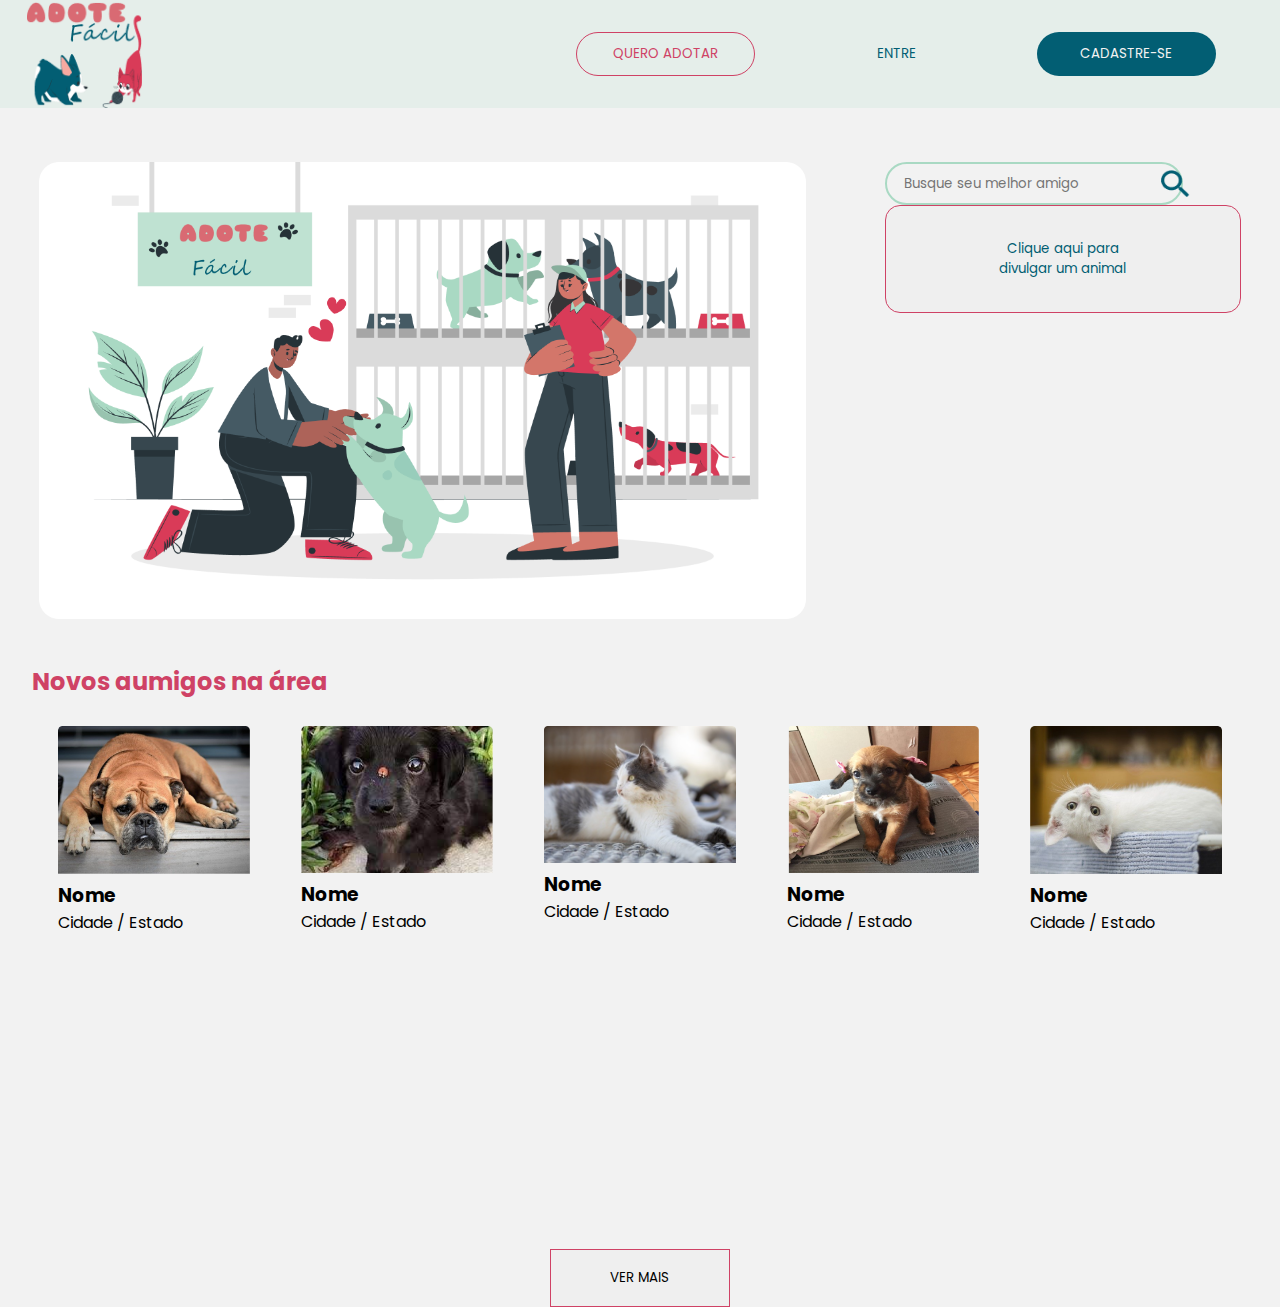
<file: index.html>
<!DOCTYPE html>
<html lang="pt-br">
    <head>
        <meta charset="UTF-8">
        <meta http-equiv="X-UA-Compatible" content="IE=edge">
        <meta name="viewport" content="width=device-width, initial-scale=1.0">

        <link rel="stylesheet" href="./styles/style.css">
        <link rel="stylesheet" href="./styles/index.css">

        <link rel="shortcut icon" href="assets/favicon.svg" type="image/x-icon">

        <title>Adote Fácil</title>
    </head>
    
    <body>
        <header>
            <img src="assets/logomarca.png">
            <nav>
                <button id="btn-quero-adotar">QUERO ADOTAR</button>
                <button class="btn-entre">ENTRE</button>
                <button class="btn-cadastre-se">CADASTRE-SE</button>
            </nav>
        </header>

        <main>
            <article>
                <img id="img-pagina-inicial" src="assets/pagina-inicial.png">
                <section id="right">
                    <form id="barra-pesquisa">
                        <input type="text" id="busca" placeholder="Busque seu melhor amigo">
                        <img src="./assets/search.png">
                    </form>
                    
                    <button id="divulgar">Clique aqui para<br />divulgar um animal</button>
                </section>
            </article>
            
            <footer>
                <h2>Novos aumigos na área</h2>
                <section>
                    <div>
                        <img src="assets/pic-dog-3.png">
                        <h3>Nome</h3>
                        <p>Cidade / Estado</p>
                    </div>
                    <div>
                        <img src="assets/image 6.png">
                        <h3>Nome</h3>
                        <p>Cidade / Estado</p>
                    </div>
                    <div>
                        <img src="assets/pic-cat-3.png">
                        <h3>Nome</h3>
                        <p>Cidade / Estado</p>
                    </div>
                    <div>
                        <img src="assets/image 4.png">
                        <h3>Nome</h3>
                        <p>Cidade / Estado</p>
                    </div>
                    <div>
                        <img src="assets/pic-cat-1.png">
                        <h3>Nome</h3>
                        <p>Cidade / Estado</p>
                    </div>
                </section>
                
            </footer>
        </main>
        
        <button id="btn-ver-mais">VER MAIS</button>
        
    </body>
</html>
</file>
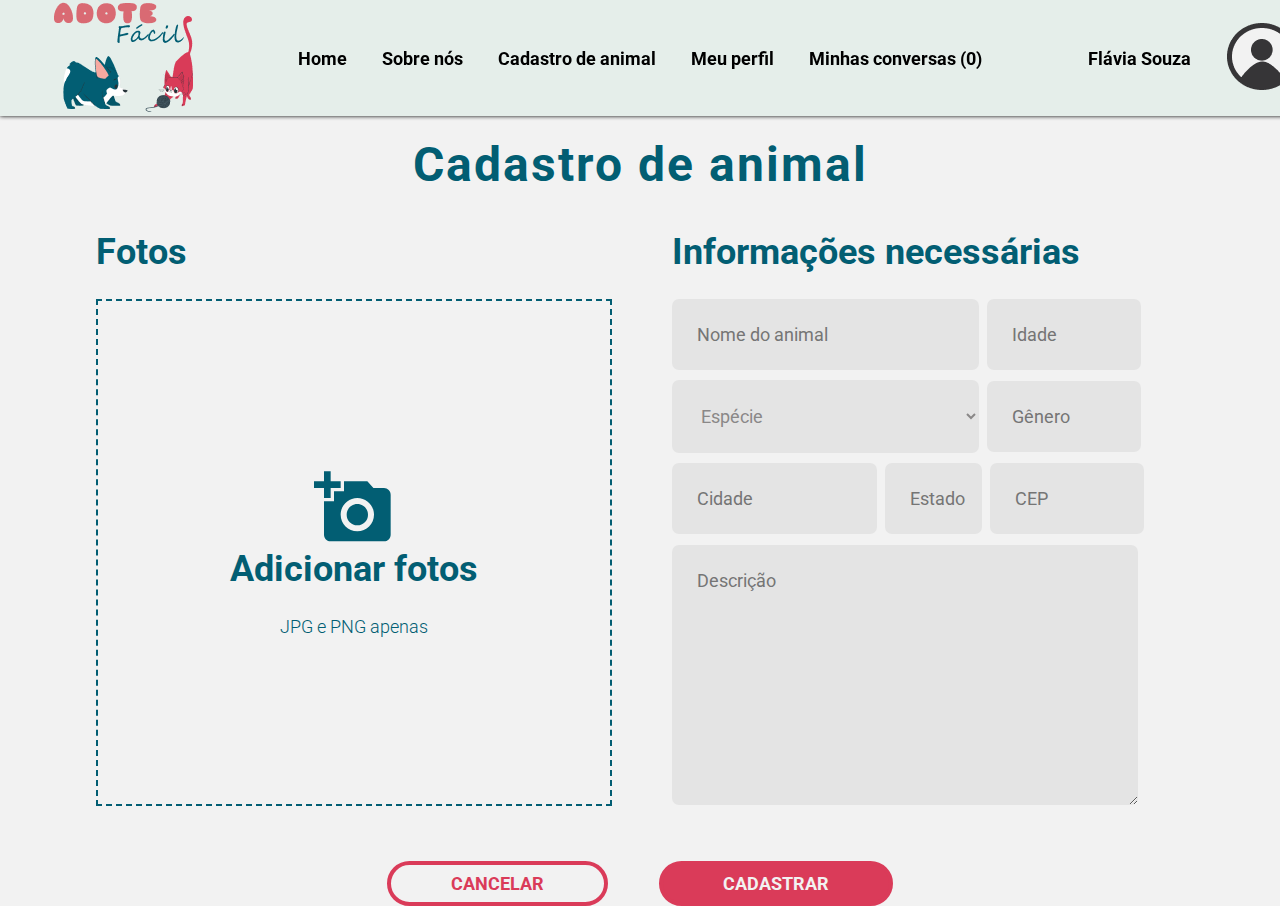
<file: cadastro.html>
<!DOCTYPE html>
<html lang="pt-br">

<head>
    <meta charset="UTF-8">
    <meta http-equiv="X-UA-Compatible" content="IE=edge">
    <meta name="viewport" content="width=device-width, initial-scale=1.0">
    <link rel="stylesheet" href="styles/cadastro.css">
    <link rel="shortcut icon" href="assets/favicon.svg" type="image/x-icon">
    <title>Cadastro de animal</title>
</head>

<body>
    <header class="header__container">
        <a href="/index.html">
            <img src="assets/img-logo.png" alt="logo adote facil" class="header__logo">
        </a>
        <nav class="header__navbar">
            <ul class="header__navbar__list">
                <li class="header__navbar__list__item margin-right"><a href="/feed.html">Home</a></li>
                <li class="header__navbar__list__item margin-right"><a href="#">Sobre nós</a></li>
                <li class="header__navbar__list__item margin-right"><a href="/cadastro.html">Cadastro de animal</a></li>
                <li class="header__navbar__list__item margin-right"><a href="/perfil.html">Meu perfil</a></li>
                <li class="header__navbar__list__item"><a href="#">Minhas conversas (0)</a></li>
            </ul>
        </nav>
        <ul class="header__navbar__list">
            <li class="header__navbar__list__item margin-right"><a href="#">Flávia Souza</a></li>
            <li class="header__navbar__list__item">
                <a href="#">
                    <img src="assets/img-avatar.png" alt="imagem avatar anônimo"
                        class="header__navbar__list__item__img">
                </a>
            </li>
        </ul>
    </header>
    <h1 class="title">Cadastro de animal<h1>

            <div class="app__container">
                <section class="section__container section__margin">
                    <h2 class="section__header">Fotos</h2>
                    <div class="fotos__area">
                        <img src="assets/icon-camera.svg" alt="" class="fotos__icon">
                        <h3 class="section__header">Adicionar fotos</h3>
                        <h4 class="fotos__subtitle">JPG e PNG apenas</h4>
                    </div>

                </section>

                <section class="section__container">
                    <h2 class="section__header">Informações necessárias</h2>
                    <form action="" class="informacoes__form" form="formcadastro">
                        <input type="text" class="informacoes__form__input--1 input" id="fnome" name="nome"
                            placeholder="Nome do animal">
                        <input type="number" class="informacoes__form__input--2 input" id="fidade" name="idade"
                            placeholder="Idade"><br />
                        <select class="informacoes__form__input--1 input" id="fespecie" name="especie">
                            <option value="" selected hidden>Espécie</option>
                            <option value="Cachorro">Cachorro</option>
                            <option value="Gato">Gato</option>
                            <option value="Pássaro">Pássaro</option>
                        </select>
                        <input type="text" class="informacoes__form__input--2 input" id="fgenero" name="genero"
                            placeholder="Gênero"><br />
                        <input type="text" class="informacoes__form__input--3 input" id="fcidade" name="cidade"
                            placeholder="Cidade">
                        <input type="text" class="informacoes__form__input--4 input" id="festado" name="estado"
                            placeholder="Estado">
                        <input type="number" class="informacoes__form__input--2 input" id="fcep" name="cep"
                            placeholder="CEP">
                        <textarea class="informacoes__form__input--5 input" id="fdescricao" cols="30" rows="10"
                            name="descricao" placeholder="Descrição"></textarea>
                    </form>

                </section>


            </div>

            <div class="app__btn">
                <a href="#" class="btn__cancelar">CANCELAR</a>
                <button type="submit" class="informacoes__form__submit" form="formcadastro">CADASTRAR</button>
            </div>

</body>

</html>
</file>
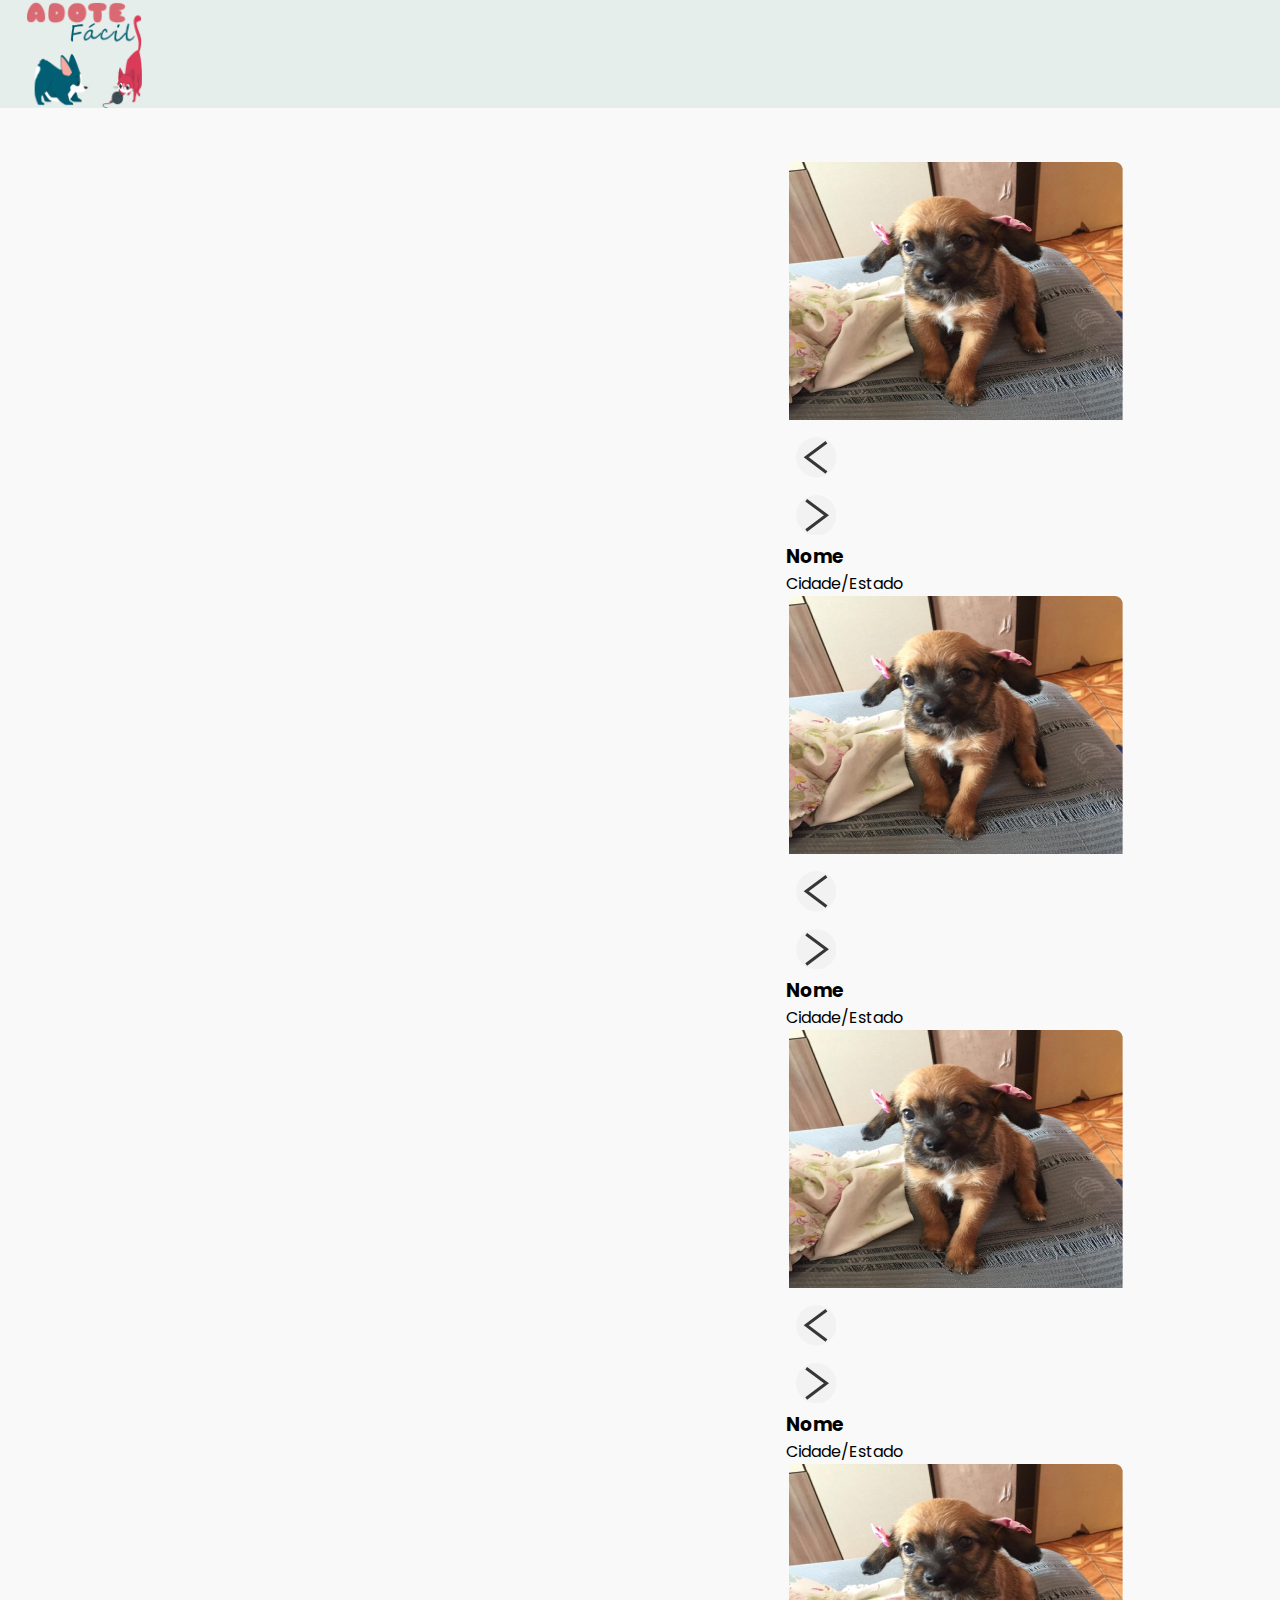
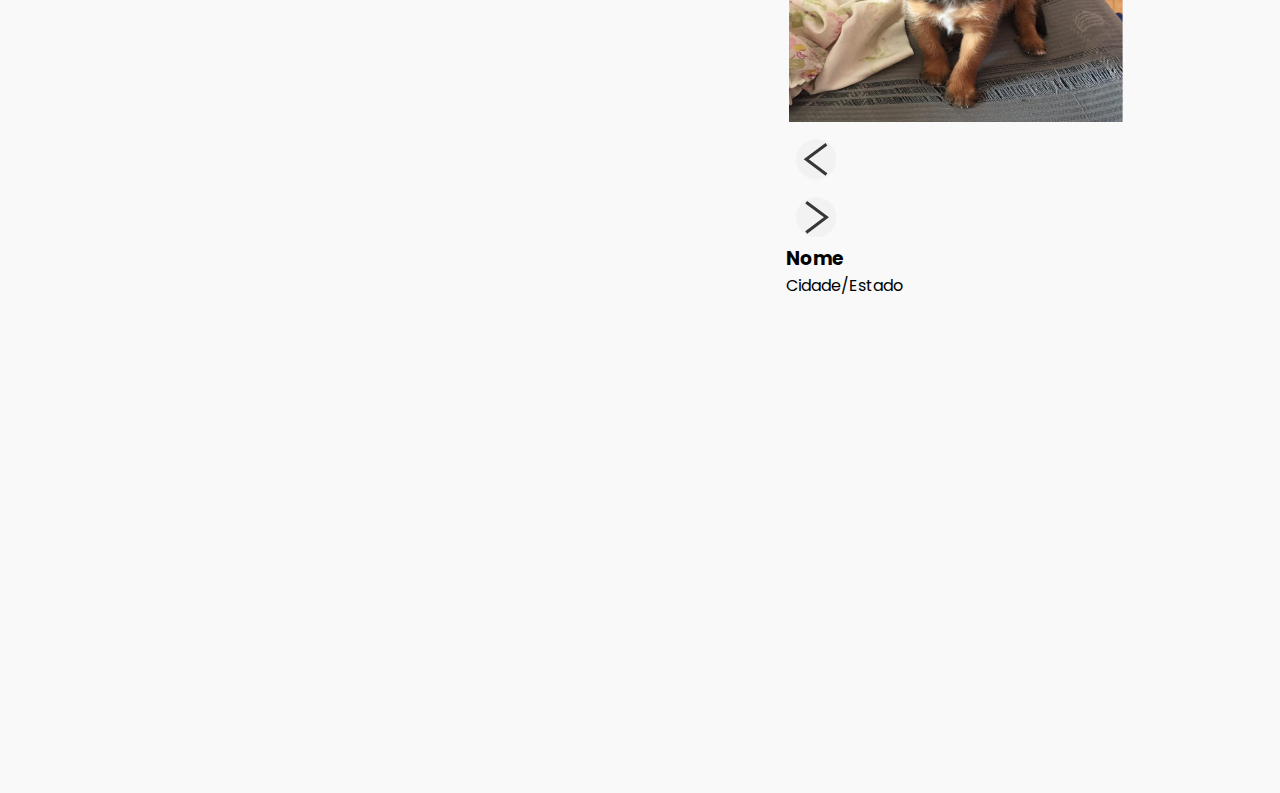
<file: feed-anonimo.html>
<!DOCTYPE html>
<html lang="pt-br">
    <head>
        <meta charset="UTF-8">
        <meta http-equiv="X-UA-Compatible" content="IE=edge">
        <meta name="viewport" content="width=device-width, initial-scale=1.0">

        <link rel="stylesheet" href="./styles/style.css">
        <link rel="stylesheet" href="./styles/index.css">
        <link rel="stylesheet" href="./styles/feed.css">

        <!-- <link rel="shortcut icon" href="assets/logomarca.png" type="image/x-icon"> -->

        <title>Adote Fácil</title>
    </head>
    
    <body>
        <header>
            <img src="assets/logomarca.png">
            <nav>
                
            </nav>
        </header>

        <main>
            <article>
                <h2></h2>
               <section>
               
               </section>
               <section class="vitrine">
                    <div class="card">
                        <img src="./assets/image 4.png" width="100%" height="100%" />
                        <div class="menu-rotator">
                            <div style="width:15%">
                                <svg height="100%" width="100%" viewBox="0 0 50 50">
                                    <circle cx="30" cy="30" r="20" fill="#F2F2F2" />
                                    <path d="M40 15 L20 30 L40 45" fill="none" stroke="#363537" stroke-width="3" fill="none" />
                                </svg>
                            </div>
                            <div style="display:flex; align-items: center; justify-content: center">
                                <span class="bullet ativo"></span>
                                <span class="bullet"></span>
                                <span class="bullet"></span>
                                <span class="bullet"></span>
                            </div>
                           <div style="width:15%">
                              <svg height="100%" width="100%" viewBox="0 0 50 50">
                                 <circle cx="30" cy="30" r="20" fill="#F2F2F2" />
                                 <path d="M20 45 L40 30 L20 15" fill="none" stroke="#363537" stroke-width="3" fill="none" />
                              </svg>
                           </div>
                        </div>
                        <div class="fim-do-card">
                           <div class="titulo-do-card">
                              <h3>Nome</h3>
                              <p>Cidade/Estado</p>
                           </div>
                        </div>
                    </div>
                    <div class="card">
                        <img src="./assets/image 4.png" width="100%" height="100%" />
                        <div class="menu-rotator">
                            <div style="width:15%">
                                <svg height="100%" width="100%" viewBox="0 0 50 50">
                                    <circle cx="30" cy="30" r="20" fill="#F2F2F2" />
                                    <path d="M40 15 L20 30 L40 45" fill="none" stroke="#363537" stroke-width="3" fill="none" />
                                </svg>
                            </div>
                            <div style="display:flex; align-items: center; justify-content: center">
                                <span class="bullet ativo"></span>
                                <span class="bullet"></span>
                                <span class="bullet"></span>
                                <span class="bullet"></span>
                            </div>
                            <div style="width:15%">
                                <svg height="100%" width="100%" viewBox="0 0 50 50">
                                    <circle cx="30" cy="30" r="20" fill="#F2F2F2" />
                                    <path d="M20 45 L40 30 L20 15" fill="none" stroke="#363537" stroke-width="3" fill="none" />
                                </svg>
                            </div>
                        </div>
                        <div class="fim-do-card">
                            <div class="titulo-do-card">
                                <h3>Nome</h3>
                                <p>Cidade/Estado</p>
                            </div>
                        </div>
                    </div>
                    <div class="card">
                        <img src="./assets/image 4.png" width="100%" height="100%" />
                        <div class="menu-rotator">
                           <div style="width:15%">
                              <svg height="100%" width="100%" viewBox="0 0 50 50">
                                 <circle cx="30" cy="30" r="20" fill="#F2F2F2" />
                                 <path d="M40 15 L20 30 L40 45" fill="none" stroke="#363537" stroke-width="3" fill="none" />
                              </svg>
                           </div>
                           <div style="display:flex; align-items: center; justify-content: center">
                              <span class="bullet ativo"></span>
                              <span class="bullet"></span>
                              <span class="bullet"></span>
                              <span class="bullet"></span>
                           </div>
                           <div style="width:15%">
                              <svg height="100%" width="100%" viewBox="0 0 50 50">
                                 <circle cx="30" cy="30" r="20" fill="#F2F2F2" />
                                 <path d="M20 45 L40 30 L20 15" fill="none" stroke="#363537" stroke-width="3" fill="none" />
                              </svg>
                           </div>
                        </div>
                        <div class="fim-do-card">
                              <div class="titulo-do-card">
                                 <h3>Nome</h3>
                                 <p>Cidade/Estado</p>
                              </div>
                        </div>
                    </div>
                    <div class="card">
                        <img src="./assets/image 4.png" width="100%" height="100%" />
                        <div class="menu-rotator">
                            <div style="width:15%">
                                <svg height="100%" width="100%" viewBox="0 0 50 50">
                                    <circle cx="30" cy="30" r="20" fill="#F2F2F2" />
                                    <path d="M40 15 L20 30 L40 45" fill="none" stroke="#363537" stroke-width="3" fill="none" />
                                </svg>
                            </div>
                            <div style="display:flex; align-items: center; justify-content: center">
                                <span class="bullet ativo"></span>
                                <span class="bullet"></span>
                                <span class="bullet"></span>
                                <span class="bullet"></span>
                            </div>
                            <div style="width:15%">
                                <svg height="100%" width="100%" viewBox="0 0 50 50">
                                    <circle cx="30" cy="30" r="20" fill="#F2F2F2" />
                                    <path d="M20 45 L40 30 L20 15" fill="none" stroke="#363537" stroke-width="3" fill="none" />
                                </svg>
                            </div>
                        </div>
                        <div class="fim-do-card">
                              <div class="titulo-do-card">
                                 <h3>Nome</h3>
                                 <p>Cidade/Estado</p>
                              </div>
                        </div>
                    </div>
               </section>
            </article>
            <aside>
                <section>

                </section>
            </aside>
        </main>

        <footer>
            <section>

            </section>
        </footer>
    </body>
</html>
</file>
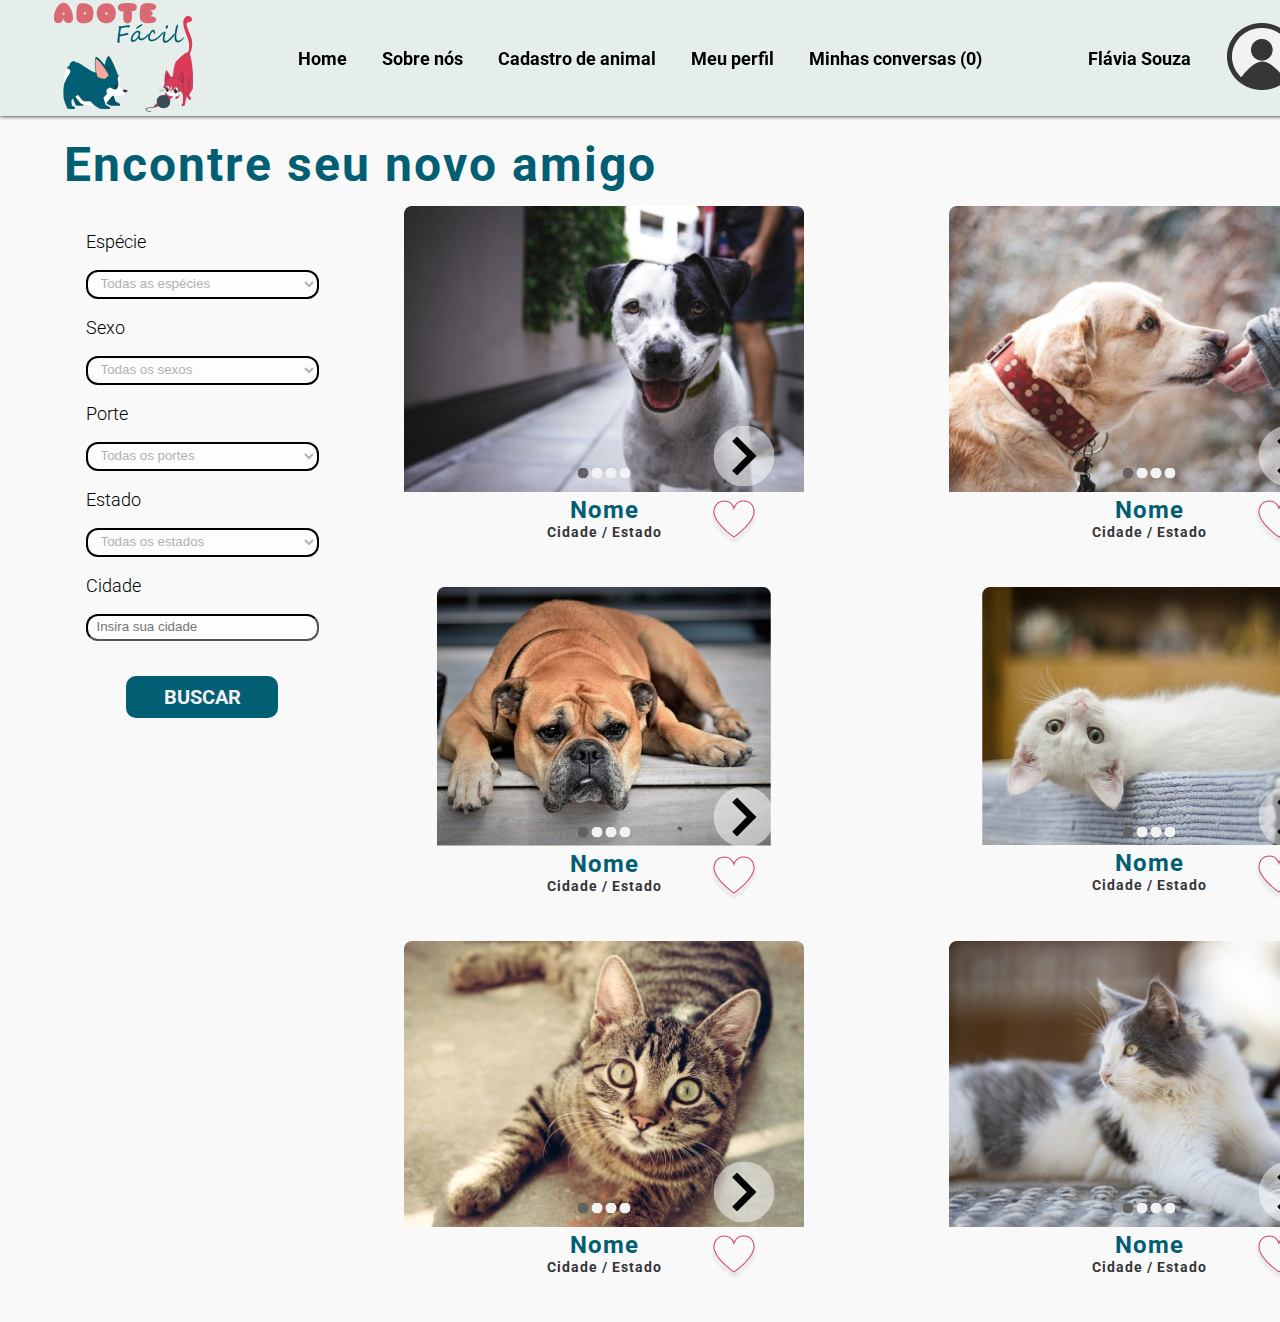
<file: feed.html>
<!DOCTYPE html>
<html lang="pt-br">

<head>
    <meta charset="UTF-8">
    <meta http-equiv="X-UA-Compatible" content="IE=edge">
    <meta name="viewport" content="width=device-width, initial-scale=1.0">
    <link rel="stylesheet" href="styles/feed.css">
    <link rel="shortcut icon" href="assets/favicon.svg" type="image/x-icon">
    <title>Encontre seu novo amigo</title>
</head>

<body>
    <header class="header__container">
        <a href="/index.html">
            <img src="assets/img-logo.png" alt="logo adote facil" class="header__logo">
        </a>
        <nav class="header__navbar">
            <ul class="header__navbar__list">
                <li class="header__navbar__list__item margin-right"><a href="/feed.html">Home</a></li>
                <li class="header__navbar__list__item margin-right"><a href="#">Sobre nós</a></li>
                <li class="header__navbar__list__item margin-right"><a href="/cadastro.html">Cadastro de animal</a></li>
                <li class="header__navbar__list__item margin-right"><a href="/perfil.html">Meu perfil</a></li>
                <li class="header__navbar__list__item"><a href="#">Minhas conversas (0)</a></li>
            </ul>
        </nav>
        <ul class="header__navbar__list">
            <li class="header__navbar__list__item margin-right"><a href="#">Flávia Souza</a></li>
            <li class="header__navbar__list__item">
                <a href="#">
                    <img src="assets/img-avatar.png" alt="imagem avatar anônimo"
                        class="header__navbar__list__item__img">
                </a>
            </li>
        </ul>
    </header>

    <h1 class="titulo">Encontre seu novo amigo </h1>

    <div class="app__container">

        <div class="filtro__container">
            <form action="" class="filtro__form">
                <label for="fespecie" class="filtro__form__label">Espécie</label><br />
                <select class="filtro__form__select" id="fespecie" name="especie">
                    <option value="" selected hidden>Todas as espécies</option>
                    <option value="Cachorro">Cachorro</option>
                    <option value="Gato">Gato</option>
                    <option value="Pássaro">Pássaro</option>
                </select><br />

                <label for="fsexo" class="filtro__form__label">Sexo</label><br />
                <select class="filtro__form__select" id="fsexo" name="sexo">
                    <option value="" selected hidden>Todas os sexos</option>
                    <option value="Macho">Macho</option>
                    <option value="Fêmea">Fêmea</option>
                </select><br />

                <label for="fporte" class="filtro__form__label">Porte</label><br />
                <select class="filtro__form__select" id="fporte" name="porte">
                    <option value="" selected hidden>Todas os portes</option>

                    <option value="Pequeno">Pequeno</option>
                    <option value="Médio">Médio</option>
                    <option value="Grande">Grande</option>
                </select><br />

                <label for="festado" class="filtro__form__label">Estado</label><br />
                <select class="filtro__form__select" id="festado" name="estado">
                    <option value="" selected hidden>Todas os estados</option>
                    <option value="Acre">Acre</option>
                    <option value="Alagoas">Alagoas</option>
                    <option value="Amapá">Amapá</option>
                    <option value="Amazonas">Amazonas</option>
                    <option value="Bahia">Bahia</option>
                    <option value="Ceará">Ceará</option>
                    <option value="Distrito Federal">Distrito Federal</option>
                    <option value="Espírito Santo">Espírito Santo</option>
                    <option value="Goiás">Goiás</option>
                    <option value="Maranhão">Maranhão</option>
                    <option value="Mato Grosso">Mato Grosso</option>
                    <option value="Mato Grosso do Sul">Mato Grosso do Sul</option>
                    <option value="Minas Gerais">Minas Gerais</option>
                    <option value="Pará">Pará</option>
                    <option value="Paraíba">Paraíba</option>
                    <option value="Paraná">Paraná</option>
                    <option value="Pernambuco">Pernambuco</option>
                    <option value="Piauí">Piauí</option>
                    <option value="Rio de Janeiro">Rio de Janeiro</option>
                    <option value="Rio Grande do Norte">Rio Grande do Norte</option>
                    <option value="Rio Grande do Sul">Rio Grande do Sul</option>
                    <option value="Rondônia">Rondônia</option>
                    <option value="Roraima">Roraima</option>
                    <option value="Santa Catarina">Santa Catarina</option>
                    <option value="São Paulo">São Paulo</option>
                    <option value="Sergipe">Sergipe</option>
                    <option value="Tocantins">Tocantins</option>
                </select><br />

                <label for="fcidade" class="filtro__form__label">Cidade</label><br />
                <input type="text" class="filtro__form__select" id="fcidade" name="cidade"
                    placeholder="Insira sua cidade">

                <input class="filtro__form__submit" type="submit" value="BUSCAR">
            </form>
        </div>

        <div class="cards__container">
            <div class="cards__card">
                <div class="cards__img__container">
                    <img src="assets/pic-dog-1.png" alt="imagem animal" class="cards__card__img">
                    <img src="assets/svg-fotos.svg" alt="indicador quantidade de fotos" class="svg__fotos">
                    <img src="assets/svg-arrow.svg" alt="próxima foto" class="svg__arrow">
                    <img src="assets/svg-btn-coracao.png" alt="simbolo like"
                        onclick="this.src='assets/svg-btn-coracao-filled.png'" class="svg__heart">

                </div>
                <h2 class="cards__card__title">Nome</h2>
                <h3 class="cards__card__subtitle">Cidade / Estado</h3>
            </div>

            <div class="cards__card">
                <div class="cards__img__container">
                    <img src="assets/pic-dog-2.png" alt="imagem animal" class="cards__card__img">
                    <img src="assets/svg-fotos.svg" alt="indicador quantidade de fotos" class="svg__fotos">
                    <img src="assets/svg-arrow.svg" alt="próxima foto" class="svg__arrow">
                    <img src="assets/svg-btn-coracao.png" alt="simbolo like"
                        onclick="this.src='assets/svg-btn-coracao-filled.png'" class="svg__heart">

                </div>
                <h2 class="cards__card__title">Nome</h2>
                <h3 class="cards__card__subtitle">Cidade / Estado</h3>
            </div>

            <div class="cards__card">
                <div class="cards__img__container">
                    <img src="assets/pic-dog-3.png" alt="imagem animal" class="cards__card__img">
                    <img src="assets/svg-fotos.svg" alt="indicador quantidade de fotos" class="svg__fotos">
                    <img src="assets/svg-arrow.svg" alt="próxima foto" class="svg__arrow">
                    <img src="assets/svg-btn-coracao.png" alt="simbolo like"
                        onclick="this.src='assets/svg-btn-coracao-filled.png'" class="svg__heart">

                </div>
                <h2 class="cards__card__title">Nome</h2>
                <h3 class="cards__card__subtitle">Cidade / Estado</h3>
            </div>

            <div class="cards__card">
                <div class="cards__img__container">
                    <img src="assets/pic-cat-1.png" alt="imagem animal" class="cards__card__img">
                    <img src="assets/svg-fotos.svg" alt="indicador quantidade de fotos" class="svg__fotos">
                    <img src="assets/svg-arrow.svg" alt="próxima foto" class="svg__arrow">
                    <img src="assets/svg-btn-coracao.png" alt="simbolo like"
                        onclick="this.src='assets/svg-btn-coracao-filled.png'" class="svg__heart">

                </div>
                <h2 class="cards__card__title">Nome</h2>
                <h3 class="cards__card__subtitle">Cidade / Estado</h3>
            </div>

            <div class="cards__card">
                <div class="cards__img__container">
                    <img src="assets/pic-cat-2.png" alt="imagem animal" class="cards__card__img">
                    <img src="assets/svg-fotos.svg" alt="indicador quantidade de fotos" class="svg__fotos">
                    <img src="assets/svg-arrow.svg" alt="próxima foto" class="svg__arrow">
                    <img src="assets/svg-btn-coracao.png" alt="simbolo like"
                        onclick="this.src='assets/svg-btn-coracao-filled.png'" class="svg__heart">

                </div>
                <h2 class="cards__card__title">Nome</h2>
                <h3 class="cards__card__subtitle">Cidade / Estado</h3>
            </div>

            <div class="cards__card">
                <div class="cards__img__container">
                    <img src="assets/pic-cat-3.png" alt="imagem animal" class="cards__card__img">
                    <img src="assets/svg-fotos.svg" alt="indicador quantidade de fotos" class="svg__fotos">
                    <img src="assets/svg-arrow.svg" alt="próxima foto" class="svg__arrow">
                    <img src="assets/svg-btn-coracao.png" alt="simbolo like"
                        onclick="this.src='assets/svg-btn-coracao-filled.png'" class="svg__heart">

                </div>
                <h2 class="cards__card__title">Nome</h2>
                <h3 class="cards__card__subtitle">Cidade / Estado</h3>
            </div>
        </div>

    </div>

</body>

</html>
</file>
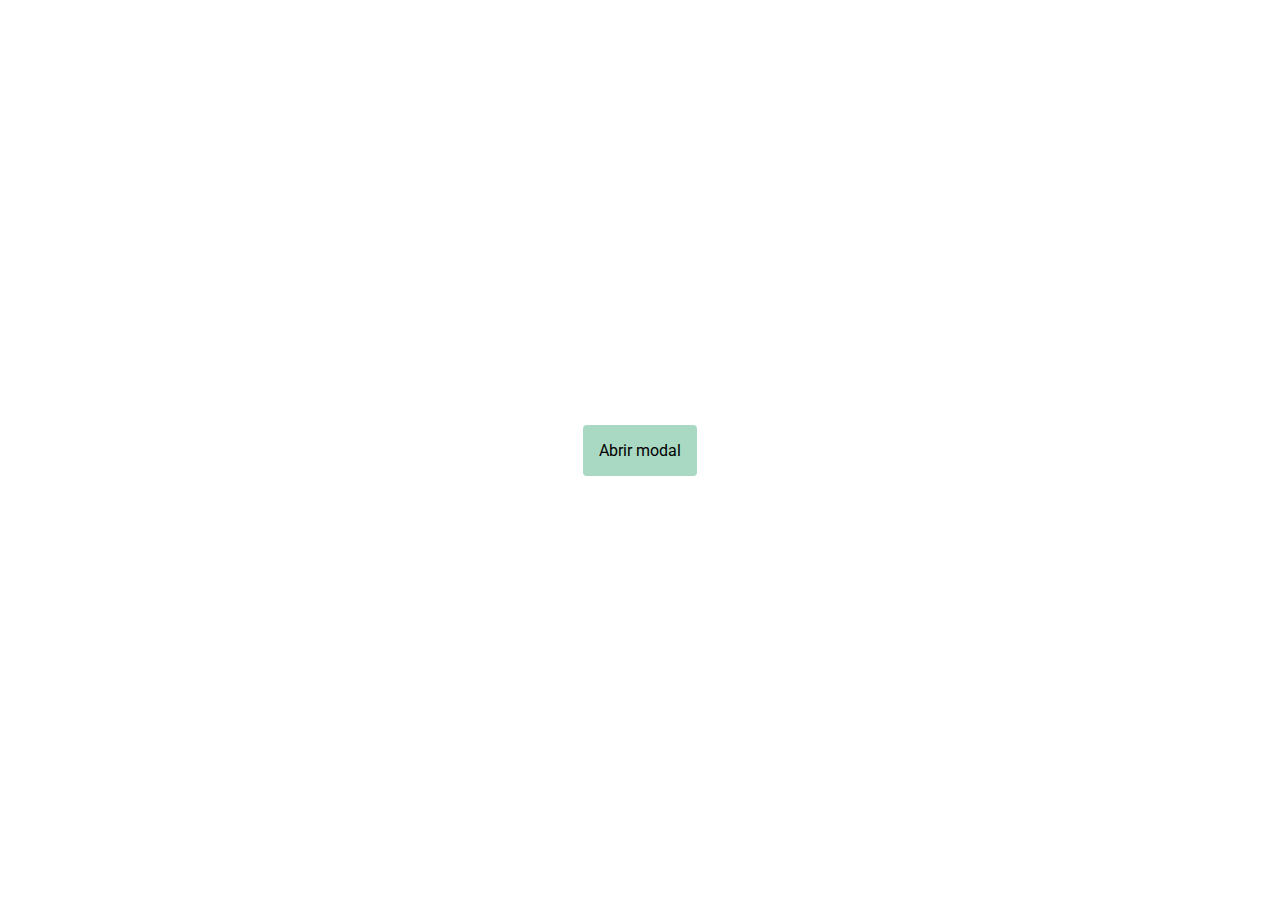
<file: modal.html>
<!DOCTYPE html>
<html lang="en">
    <head>
        <meta charset="UTF-8">
        <meta http-equiv="X-UA-Compatible" content="IE=edge">
        <meta name="viewport" content="width=device-width, initial-scale=1.0">
        <link rel="stylesheet" href="modal.css">
        <title>modal</title>
    </head>
    <body>
        <a href="#modal" class="btn">Abrir modal</a>
            <div id="modal" class="modal-login">
                <div class="modal-content">
                    <h2 class="modal-title">Acesse sua conta</h2>
                    <form class="input-container">
                        <input type="email" name="email" id="email" class="input" placeholder="E-mail ou CPF">
                        <input type="password" name="password" id="password" class="input" placeholder="Senha">
                    </form>
                    <div class="chkbx">
                        <label for="continue" class="continue">
                            <input type="checkbox" name="continue" id="continue">
                            Continuar conectado
                        </label>
                    </div>
                    <a href="#" class="forgot-pass">Esqueci minha senha</a>
                    <a href="#">
                        <button href="#" class="login">entrar</button>
                    </a>
                    <a href="#" class="create-account">Não tem conta? Crie uma agora!</a>
                </div>
            </div>
    </body>
</html>
</file>
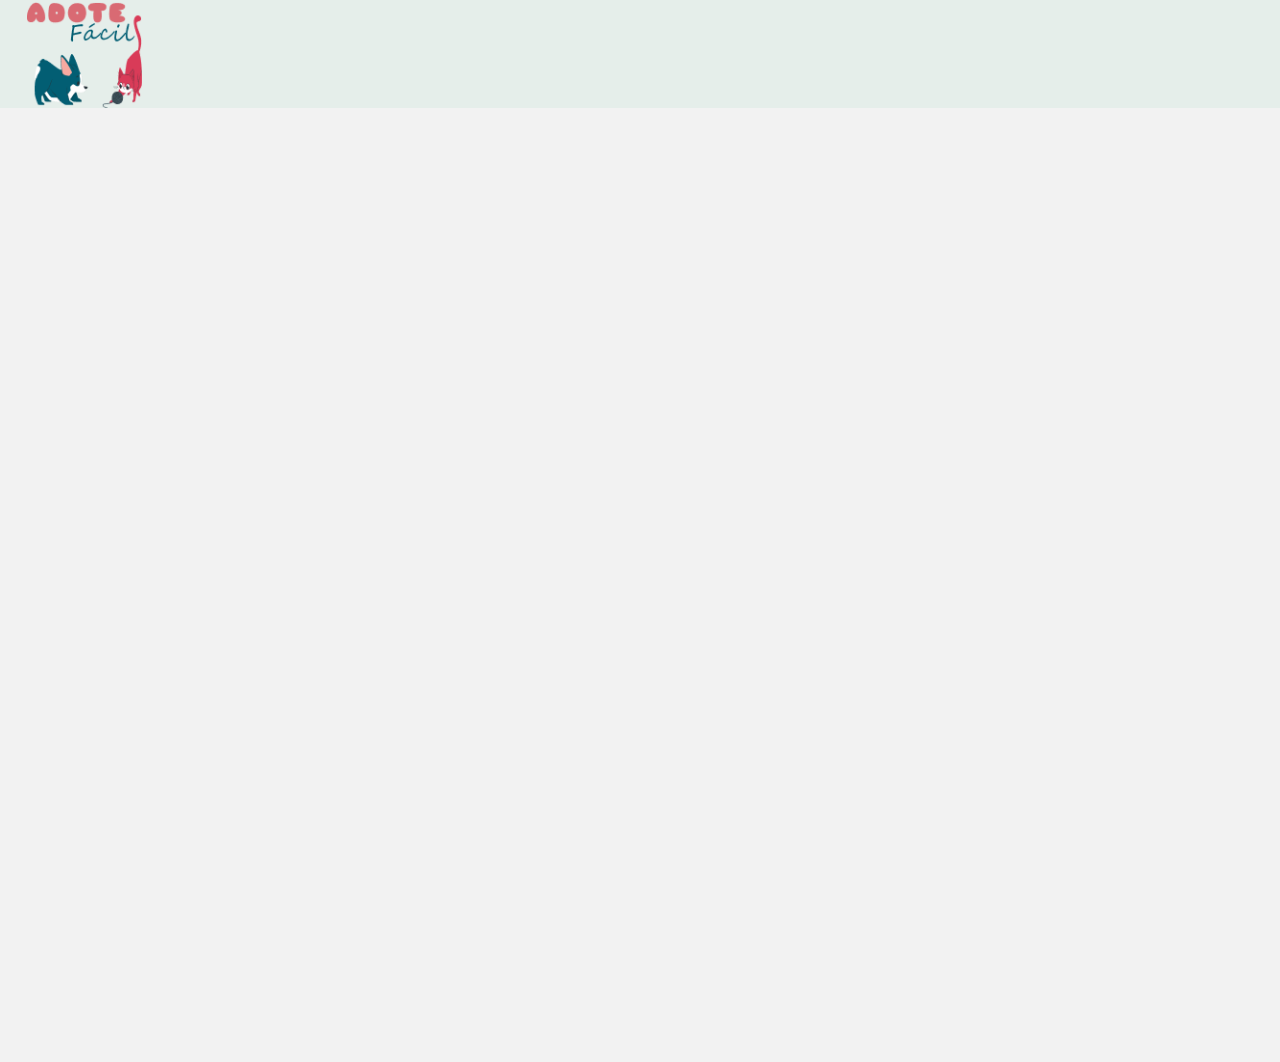
<file: modelo.html>
<!DOCTYPE html>
<html lang="pt-br">
    <head>
        <meta charset="UTF-8">
        <meta http-equiv="X-UA-Compatible" content="IE=edge">
        <meta name="viewport" content="width=device-width, initial-scale=1.0">

        <link rel="stylesheet" href="./styles/style.css">
        <link rel="stylesheet" href="./styles/index.css">

        <!-- <link rel="shortcut icon" href="assets/logomarca.png" type="image/x-icon"> -->

        <title>Adote Fácil</title>
    </head>
    
    <body>
        <header>
            <img src="assets/logomarca.png">
            <nav>
                
            </nav>
        </header>

        <main>
            <article>
                <section>

                </section>
            </article>
            <aside>
                <section>

                </section>
            </aside>
        </main>

        <footer>
            <section>

            </section>
        </footer>
    </body>
</html>
</file>
<file: styles/style.css>
@import url('https://fonts.googleapis.com/css2?family=Poppins:ital,wght@0,100;0,200;0,300;0,400;0,500;0,600;0,700;0,800;0,900;1,200;1,300;1,400;1,500;1,600;1,700;1,800;1,900&display=swap');

/* 
Azul #025E73
Rosa #CF4265
Verde #A9D9C3
Verde nav #E5EEEA
Vermelho #E94D4D
Preto #363537
Cinza #F2F2F2
 */

* {
    margin: 0;
    padding: 0;
    border: none;
    outline: none;
    box-sizing: border-box;
    font-family: 'Poppins', sans-serif;
}

a {
    text-decoration: none;
    color: inherit;
}

a, button {
    cursor: pointer;
}

body {
    width: 100vw;
    min-height: 100vh;

    background-color: #F2F2F2;

    z-index: -1;
}

main {
    margin-top: 20px;
}


footer input {
    position: absolute;
    width: 200px;
    height: 39px;
    right: 20px;
    bottom: 20px;
    margin-top: 20px;

    padding: 10px;

    background: transparent;
    border: 4px solid #CF4265;
    border-radius: 28px;

    color: #CF4265;
    font-size: 20px;
    font-style: normal;
    font-weight: 600;

    display: flex;
    flex-direction: column;
    justify-content: center;
    align-items: center;
}
</file>
<file: styles/index.css>
main {
    display: flex;
    flex-direction: column;
    margin-top: 18vh;
}

header {
    position: fixed;
    top: 0;

    height: 12vh;
    width: 100vw;

    background-color: #E5EEEA;

    display: flex;
    flex-direction: row;
    justify-content: space-between;
    align-items: center;

    z-index: 1;
}

header img {
    height: 100%;

    margin-left: 2vw;
}

nav {
    width: 50vw;
    height: 100%;

    margin-right: 5vw;

    display: flex;
    flex-direction: row;
    justify-content: space-between;
    align-items: center;
}

#btn-quero-adotar {
    width: 14vw;
    height: 40%;

    color: #CF4265;
    background-color: transparent;

    border: 1px solid #CF4265;
    border-radius: 50px;
}

.btn-entre {
    width: 14vw;
    height: 40%;

    color: #025E73;
    background-color: transparent;

    border: none;
}

.btn-cadastre-se {
    width: 14vw;
    height: 40%;

    border-radius: 50px;

    color: #F2F2F2;
    background-color: #025E73;
}

article {
    height: fit-content;

    display: flex;
    flex-direction: row;
    justify-content: space-around;

    margin-bottom: 5vh;
}

#img-pagina-inicial {
    width: 59.89vw;
}

#right {
    height: 100%;

    display: flex;
    flex-direction: column;
    justify-content: center;
    align-content: space-between;
}

#barra-pesquisa {
    width: 23.32vw;
    height: 4.8vh;
    padding-left: 5%;
    padding-right: 5%;

    border: 2px solid #A9D9C3;
    border-radius: 50px;

    display: flex;
    flex-direction: row;
    justify-content: space-between;
    align-items: center;
}

#barra-pesquisa input {
    background-color: transparent;
}

#barra-pesquisa img {
    height: 70%;
}

#divulgar {
    width: 27.81vw;
    height: 12vh;

    color: #025E73;
    border: 1px solid #CF4265;
    border-radius: 15px;
}

footer {
    width: 95vw;
    height: 50vh;

    align-self: center;

    display: flex;
    flex-direction: column;
}

footer h2 {
    margin-bottom: 3vh;

    color: #CF4265;
}

footer section {
    width: 100%;
    height: fit-content;

    display: flex;
    flex-direction: row;
    justify-content: space-around; 
}

footer section div {
    width: 15vw;
}

footer section img {
    width: 100%;
}

#btn-ver-mais {
    width: 14vw;
    padding-top: 2vh;
    padding-bottom: 2vh;

    margin-left: 43vw;

    margin-top: 15vh;
    bottom: 20vh;

    border: 1px solid #CF4265;
}
</file>
<file: styles/cadastro.css>
@import url('https://fonts.googleapis.com/css2?family=Roboto:ital,wght@0,100;0,300;0,400;0,500;0,700;0,900;1,100;1,300;1,400;1,500;1,700;1,900&display=swap');


:root {
    --azul: #025E73;
    --cinza__filtro__bg: #F9F9F9;
    --cinza__font: #B1B1B1;
    --cinza__form__bg: #E4E4E4;
    --cinza__form__font: #8A8888;
    --vermelho: #DA3B59;
    --branco: #f2f2f2;
    --preto: #000000;
    --verde: #E5EEEA;

}

* {
    margin: 0;
    padding: 0;
}

body{
    background-color: var(--branco)
}

select, input[type="text"], input[type="number"], textarea{
    box-sizing:border-box;
}

a, a:hover, a:focus, a:active{
    text-decoration: none;
    color: inherit;
}
.title{
    color: var(--azul);
    font-family: Roboto, sans-serif;
    font-size: 48px;
    font-weight: bold;
    letter-spacing: 2px;
    text-align: center;
    margin-bottom: 3%;
    padding-top: 20px;
}


.header__container{
    height: 15%;
    width: 100%;
    background-color: #E5EEEA;
    display: flex;
    justify-content: space-around;
    align-items: center;
    filter: drop-shadow(0 0 2px var(--preto));
    min-width: 1350px;

}

.header__navbar__list{
    display: flex;
    justify-content: center;;
    align-items: center;
    list-style: none;
    font-family: Roboto, sans-serif;
    font-weight: bold;    
    font-size: 18px;
}

.margin-right{
    margin-right: 35px;
}
.app__container{
    height: 100%;
    width: 100%;
    display: flex;
    justify-content: center;
}

.section__container{
    height: 100%;
    width: 40%;
}

.section__margin{
    margin-right: 5%;
}

.section__header{
    color: var(--azul);
    font-family: Roboto, sans-serif;
    font-weight: bold;
    font-size: 36px;
    margin-bottom: 5%;
}
.fotos__area{
    width: 100%;
    height: 100%;
    border: 2px dashed var(--azul);
    display: flex;
    justify-content: center;
    align-items: center;
    flex-direction: column;
    cursor: pointer;
    padding: 167px 0;
}



.fotos__subtitle{
    color: var(--azul);
    font-family: Roboto, sans-serif;
    font-weight: 300;
    font-size: 18px;
}


.informacoes__form__input--1{
    width: 60%;
}

.informacoes__form__input--2{
    width: 30%;
}

.informacoes__form__input--3{
    width: 40%;
}

.informacoes__form__input--4{
    width: 19%;
}

.informacoes__form__input--5{
    width: 91%;
}

.input{
    border-width: 0;
    border-radius: 7px;
    background-color: var(--cinza__form__bg);
    color: var(--cinza__form__font);
    font-family: Roboto, sans-serif;
    font-size: 18px;
    padding: 25px 0 25px 25px;
    margin-bottom: 2%;
}

.app__btn{
    display: flex;
    justify-content: center;
    align-items: center;
    margin-top: 3%;
}

.btn__cancelar{
    text-decoration: none;
    color: var(--vermelho);
    border: 4px solid var(--vermelho);
    border-radius: 24px;
    padding: 8px 60px;
    font-family: Roboto, sans-serif;
    font-size: 18px;
    margin-right: 4%;
}

.btn__cancelar:hover{
    color: var(--vermelho);
}

.informacoes__form__submit{
    background-color: var(--vermelho);
    border: 4px solid var(--vermelho);
    border-radius: 24px;
    padding: 8px 60px;
    font-family: Roboto, sans-serif;
    font-size: 18px;
    color: var(--branco);
    font-weight: bold;
    cursor: pointer;
}
</file>
<file: styles/feed.css>
@import url('https://fonts.googleapis.com/css2?family=Roboto:ital,wght@0,100;0,300;0,400;0,500;0,700;0,900;1,100;1,300;1,400;1,500;1,700;1,900&display=swap');

* {
    margin: 0;
    padding: 0;

}

:root {
    --azul: #025E73;
    --cinza__bg: #F9F9F9;
    --cinza__font: #B1B1B1;
    --branco: #f2f2f2;
    --preto: #000000;
    --preto__font: #363537;
    --verde: #E5EEEA;
}

body {
    background-color: var(--cinza__bg);
}

select, input[type="text"]{
    width:100%;
    box-sizing:border-box;
}

a, a:hover, a:focus, a:active{
    text-decoration: none;
    color: inherit;
}

.header__container{
    height: 15%;
    width: 100%;
    background-color: #E5EEEA;
    display: flex;
    justify-content: space-around;
    align-items: center;
    filter: drop-shadow(0 0 2px var(--preto));
    min-width: 1350px;

}

.header__navbar__list{
    display: flex;
    justify-content: center;;
    align-items: center;
    list-style: none;
    font-family: Roboto, sans-serif;
    font-weight: bold;    
    font-size: 18px;
}

.margin-right{
    margin-right: 35px;
}

.titulo{
    color: var(--azul);
    font-family: Roboto, sans-serif;
    font-size: 48px;
    font-weight: bold;
    letter-spacing: 2px;
    margin-left: 5%;
    margin-bottom: 1%;
    padding-top: 20px;

}

.app__container{
    min-width: 1350px;
    
}
.filtro__container{
    border-radius: 12px;
    height: 70%;
    width: 12%;
    min-height: 690px;
    min-width: 233px;
    padding: 25px 18px 38px;
    margin-left: 5%;
    margin-right: 5%;
    float: left;
}

.filtro__form{
    height: 100%;
    display: flex;
    flex-direction: column;
    justify-content: flex-start;
}

.filtro__form__label{
    color: var(--preto);
    font-family: Roboto, sans-serif;
    font-weight: 300;
    font-size: 18px;
}

.filtro__form__select{
    border-radius: 12px;
    border-color: var(--preto);
    border-width: 2px;
    background-color: #FEFCFC;
    color: var(--cinza__font);
    width: 100%;
    height: 5%;
    padding: 3px 0px 5px 9px;
}

.filtro__form__submit{
    background-color: var(--azul);
    border-radius: 10px;
    border-width: 0;
    color: var(--branco);
    display: block;
    font-family: Roboto, sans-serif;
    font-weight: bold;
    font-size: 20px;
    margin: 15% auto 0;
    width: 65%;
    padding: 4% 0;
}

.cards__container{
    display: flex;
    justify-content: space-between;
    align-items: center;
    flex-wrap: wrap;
    margin-right: 5%;
    width: 70%;
    height: 100%;
}

.cards__card{
    display: flex;
    justify-content: center;
    align-items: center;
    flex-direction: column;

    width: 30%;
    height: 100%;
    min-width: 400px;
    margin-bottom: 5%;
    position: relative;

}

.cards___img__container{
    width: 100%;
    height: 100%;
}

.cards__card__img{
    width: 100%;
    height: auto;
    cursor: pointer;
}

.svg__fotos{
    position: absolute;
    transform: translate(-50%, -50%);
    top: 80%;
    left: 50%;
}

.svg__arrow{
    position: absolute;
    transform: translate(-50%, -50%);
    top: 75%;
    left: 85%;
    background-color: #ffffff80;
    border-radius: 50%;
    padding: 10px;
    width: 41px;
    height: 41px;
    cursor: pointer;
}

.svg__heart{
    position: absolute;
    transform: translate(-50%, -50%);
    top: 95%;
    right: 5%;
}

.cards__card__title{
    color: var(--azul);
    font-family: Roboto, sans-serif;
    font-size: 24px;
    letter-spacing: 1px;
    font-weight: bold;
    cursor: pointer;

}

.cards__card__subtitle{
    color: var(--preto__font);
    font-family: Roboto, sans-serif;
    font-size: 14px;
    letter-spacing: 1px;
    font-weight: 300px;
}
</file>
<file: modal.css>
@import url('https://fonts.googleapis.com/css2?family=Roboto:ital,wght@0,100;0,300;0,400;0,500;0,700;0,900;1,100&display=swap');

:root {
    --azul: #025E73;
    --rosa: #CF4265;
    --verde: #A9D9C3;
    --verde-nav: #E5EEEA;
    --vermelho: #E94D4D;
    --preto: #363537;
    --cinza: #F2F2F2;
    --cinza__font: #B1B1B1;
    --cinza__form__bg: #E4E4E4;
    --cinza__form__font: #8A8888;
}

* {
    margin: 0;
    padding: 0;
    box-sizing: border-box;
    font-family: 'Roboto', sans-serif;
}

body {
    min-height: 100vh;
    display: grid;
    place-content: center;
}

a {
    text-decoration: none;
}

.btn {
    display: inline-flex;
    padding: 1rem;
    background-color: var(--verde);
    color: rgb(0, 0, 0);
    justify-content: center;
    border-radius: 4px;
}

.modal-login {
    position: fixed;
    width: 100%;
    height: 100vh;
    background-color: rgba(0, 0, 0, 0.5);
    display: flex;
    justify-content: center;
    align-items: center;
    visibility: hidden;
    opacity: 0;
    transition: .3s;
}

.modal-login h2 {
    color: var(--azul);
    font-weight: 900;
    margin-top: 0;
    margin-bottom: 3vh;
}

.modal-login:target {
    visibility: visible;
    opacity: 1;
}

.modal-content {
    width: 100%;
    display: flex;
    flex-direction: column;
    justify-content: center;
    align-items: center;
    background-color: var(--cinza);
    width: 40vw;
    height: 50vh;
    border-radius: 3vh;
}

.input-container {
    display: flex;
    flex-direction: column;
    justify-content: center;
    align-items: center;
    row-gap: 2vh;
    margin: 2vh 0 2vh 0;
}

.input{
    border-width: 0;
    width: 35vw;
    border-radius: .6vw;
    background-color: rgba(196, 196, 196, 0.31);
    color: var(--cinza__form__font);
    font-family: Roboto, sans-serif;
    font-size: 1.7vh;
    font-weight: 600;
    padding: 3vh 0 3vh 3vh;
}

.continue {
    font-size: 1.3vh;
    padding-bottom: .5vh;
    position: absolute;
    transform: translate(-16.4vw);
}

.chkbox {
    width: 100% ;
    display: flex;
}

.forgot-pass {
    font-size: 1.3vh;
    text-decoration: none;
    font-weight: 600;
    margin-left: .5vw;
    transform: translate(13.4vw);
}

.login {
    cursor: pointer;
    margin-top: 1vh;
    text-transform: uppercase;
    background-color: var(--azul);
    border-radius: 10px;
    border-width: 0;
    color: var(--cinza);
    display: block;
    font-family: Roboto, sans-serif;
    font-weight: bold;
    font-size: 20px;
    width: 25vw;
    padding: 3vh 0 3vh 0;
}

.create-account {
    font-size: 1.3vh;
    text-decoration: none;
    font-weight: 600;
    margin-left: .5vw;
}
</file>
